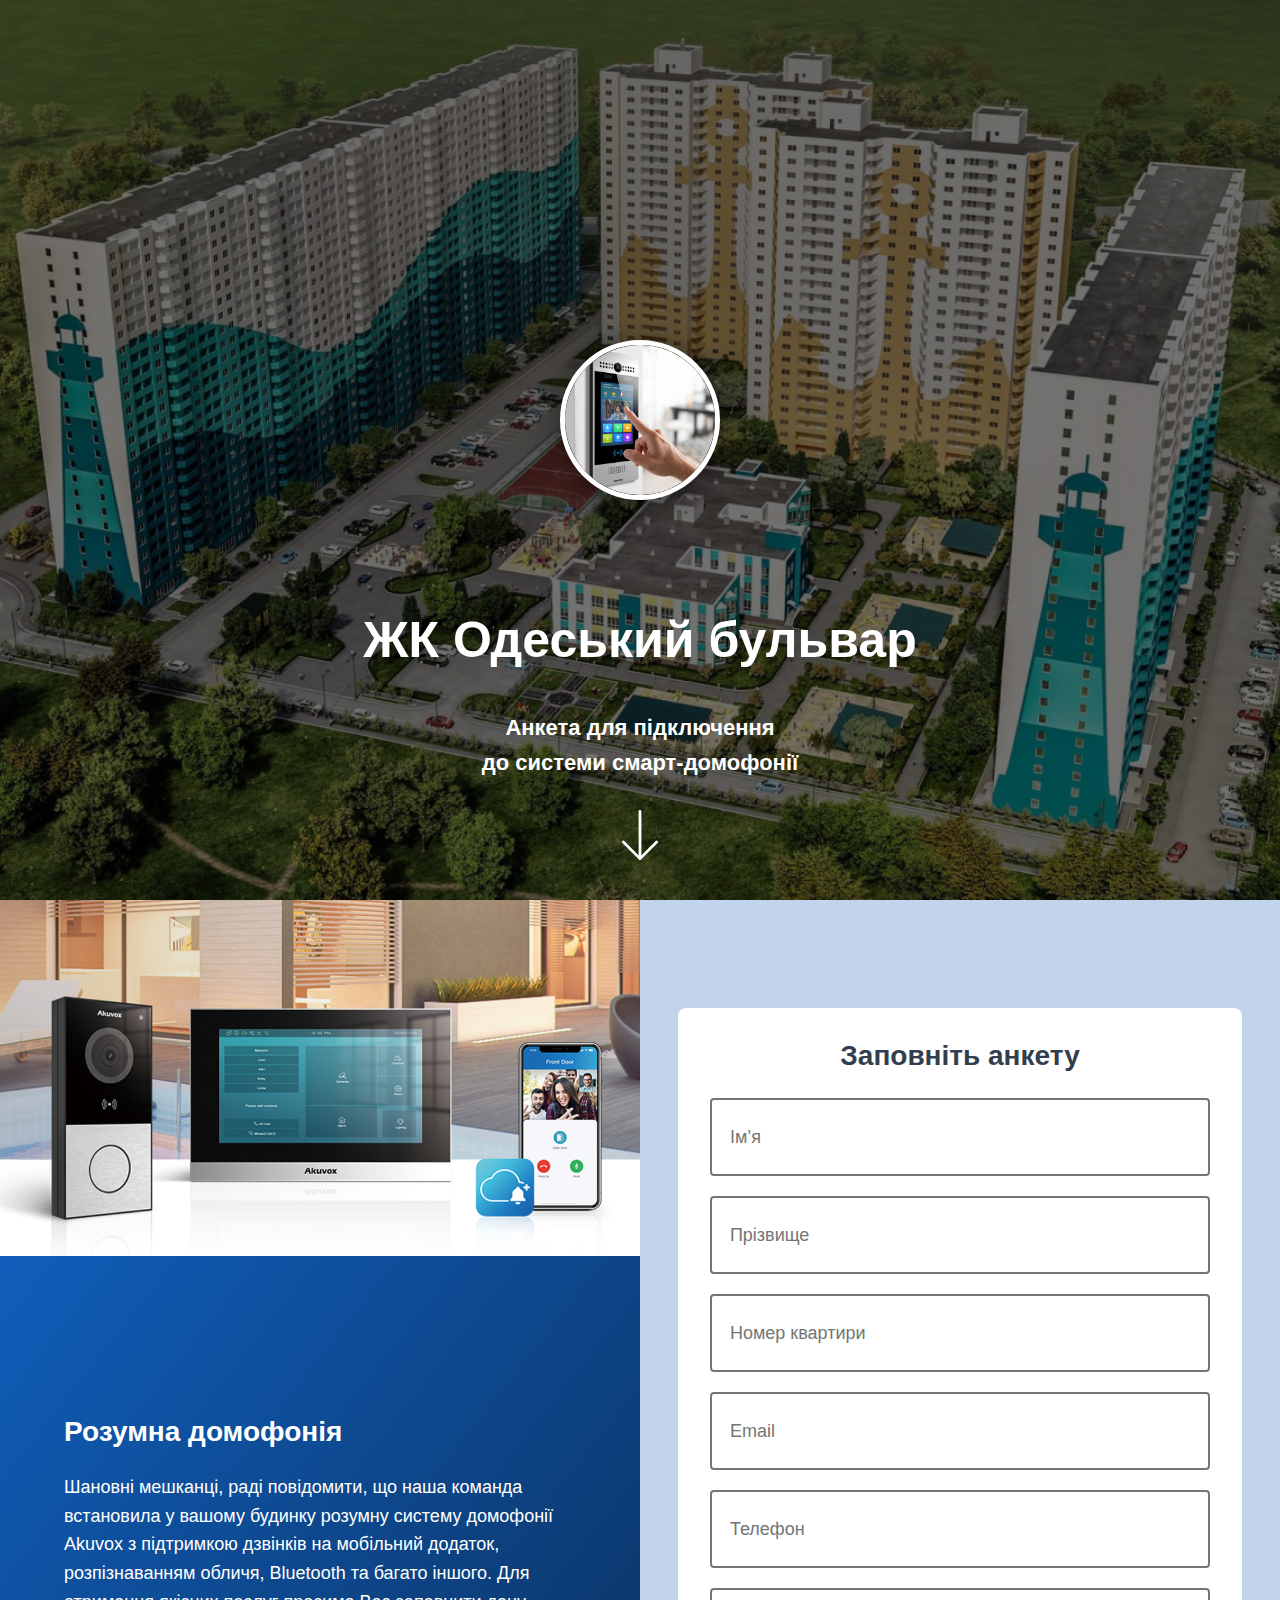
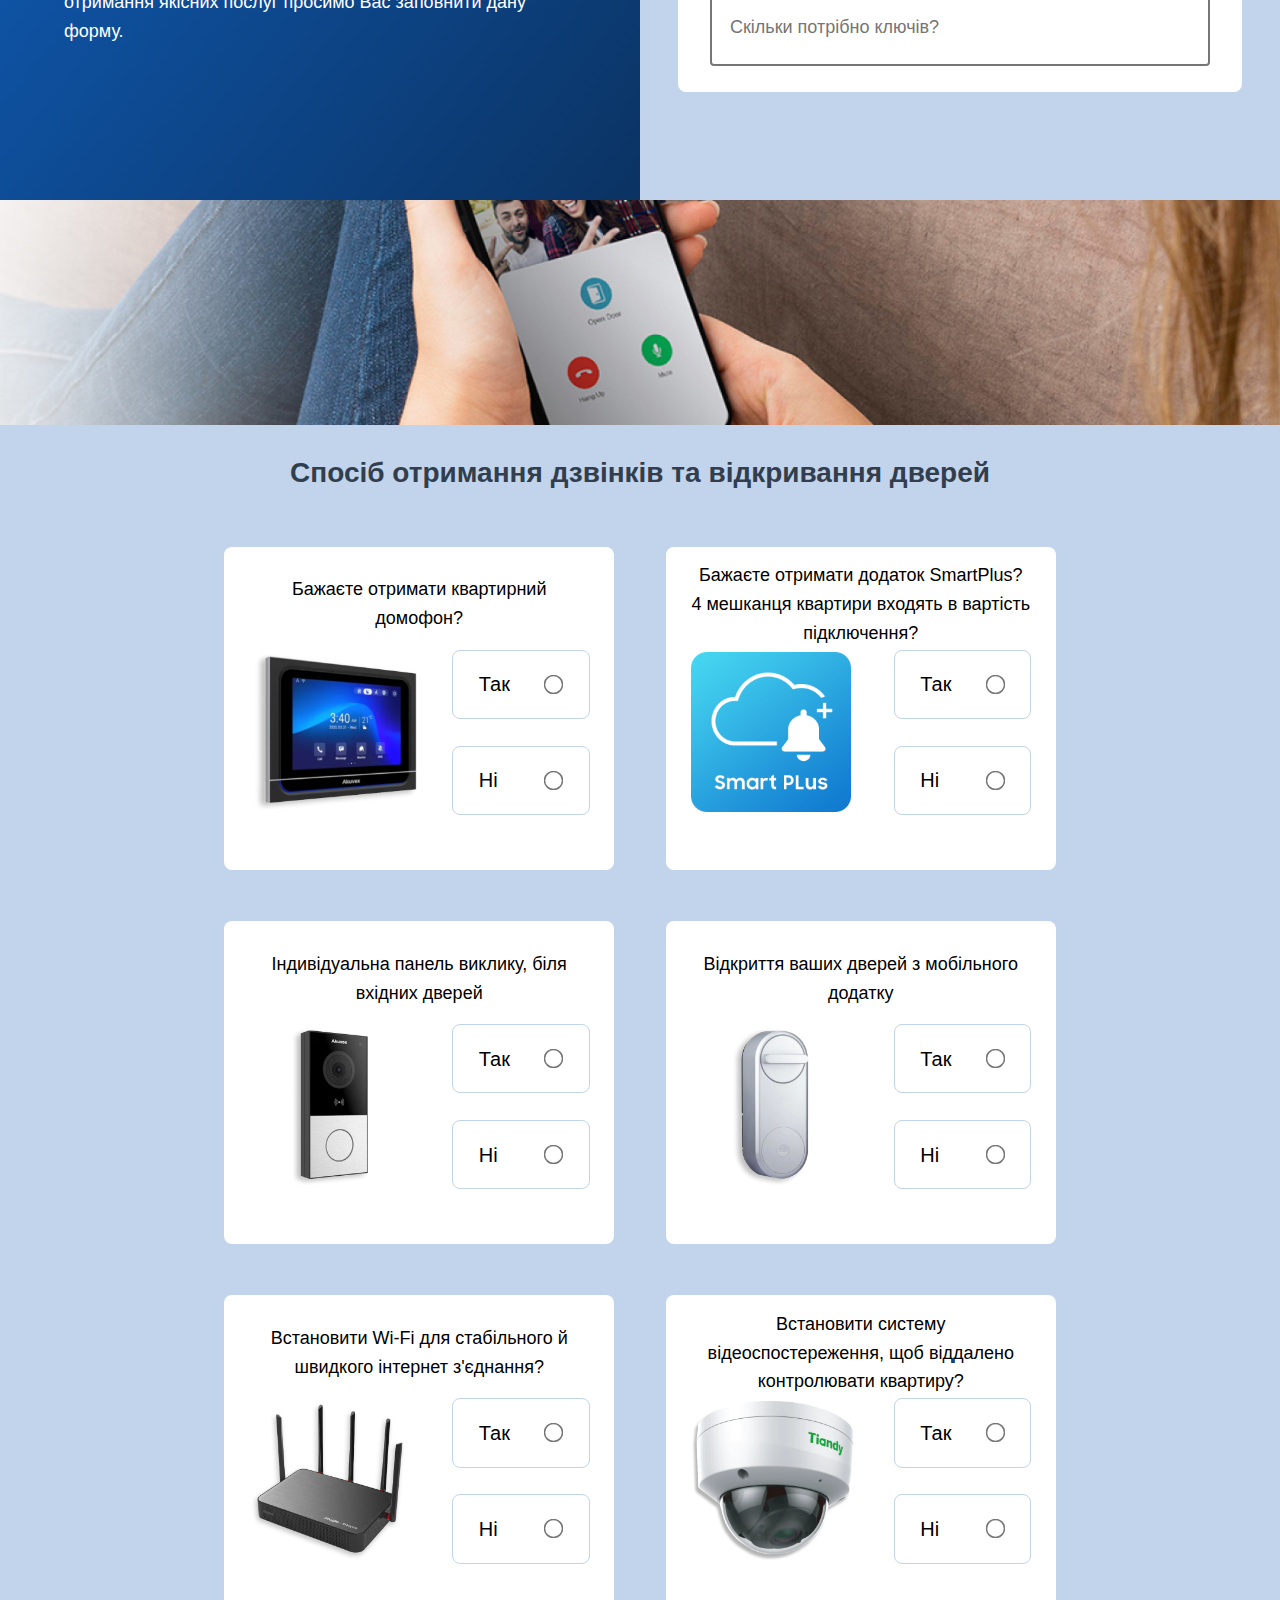
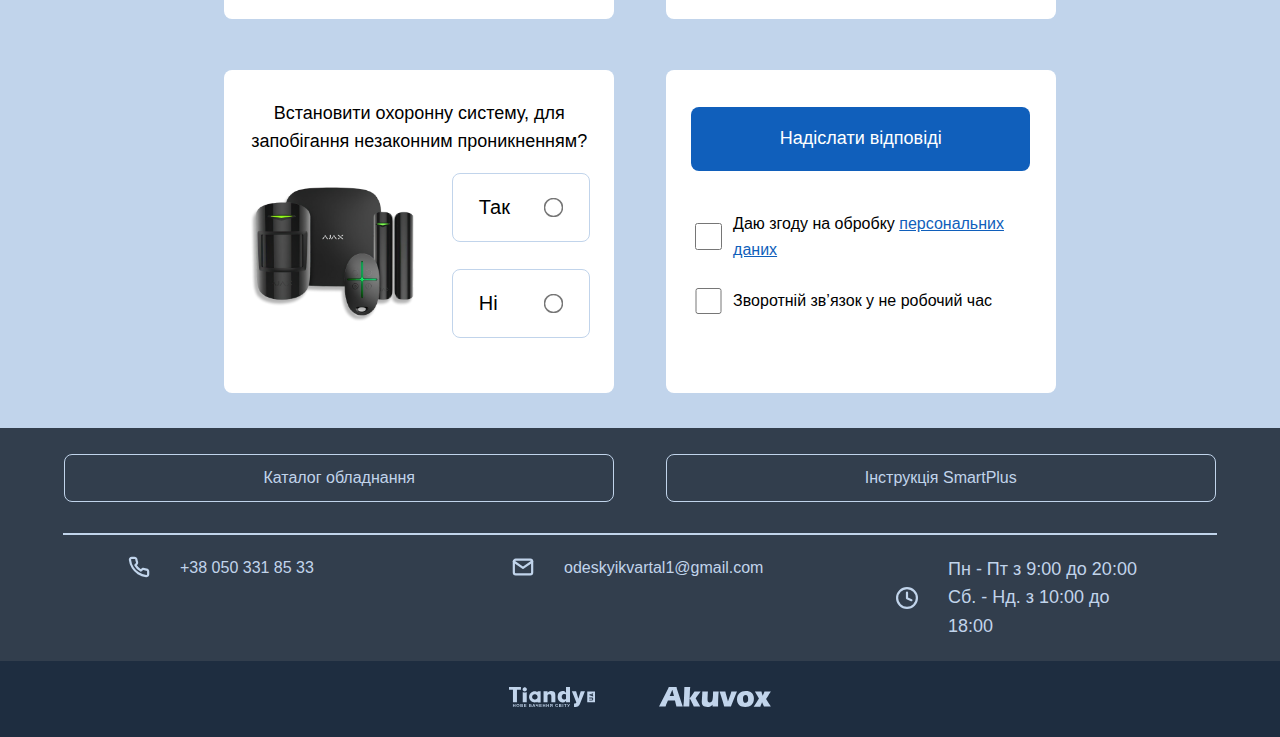
<file: index.html>
<!DOCTYPE html>
<html lang="en">
<head>
    <meta charset="UTF-8">
    <meta http-equiv="X-UA-Compatible" content="IE=edge">
    <meta name="viewport" content="width=device-width, initial-scale=1.0">
    <title>Смарт-домофонія</title>
    <link rel="stylesheet" href="style.css">
    <link rel="icon" type="image/x-icon" href="https://tiandy.com.ua/assets/favicon.ico">
    <script src="\index.js" defer></script>
</head>
<body>
    <div class="container">
        <main>
            <article class="hero">
                <img class="background" src="\assets\BG_1.png" alt="background house">
                <img class="smartIntercom" src="\assets\smart intercom.png" alt="intercom">
                <div class="textHero">
                    <h1>ЖК Одеський бульвар</h1>
                    <h3>Анкета для підключення 
                        <br>до системи смарт-домофонії</h3>
                    <img class="arrow" src="\assets\arrow.svg" alt="arrow">
                    <img class="arrowPC" src="\assets\arrow copy.svg" alt="arrow">
                </div>
            </article>
            <article class="about">
                <img class="aboutImg" src="\assets\IMG.png" alt="arrow">
                    <div class="aboutText">
                        <h2>Розумна домофонія</h2>
                        <p>Шановні мешканці, раді повідомити, що наша команда встановила у вашому будинку розумну систему домофонії Akuvox з підтримкою дзвінків на мобільний додаток, розпізнаванням обличя, Bluetooth та багато іншого. Для отримання якісних послуг просимо Вас заповнити дану форму.</p>
                    </div>
            </article>
                
            <form action="" class="mainForm">
                <article class="aboutPC">
                    <img class="aboutImg" src="\assets\IMG.png" alt="arrow">
                        <div class="aboutText">
                            <h2>Розумна домофонія</h2>
                            <p>Шановні мешканці, раді повідомити, що наша команда встановила у вашому будинку розумну систему домофонії Akuvox з підтримкою дзвінків на мобільний додаток, розпізнаванням обличя, Bluetooth та багато іншого. Для отримання якісних послуг просимо Вас заповнити дану форму.</p>
                        </div>
                </article>

                <div class="formPersonalData">
                    <h2>Заповніть анкету</h2>
                    <input type="text" minlength="3" class="inputForm" id="fName" name="fName" placeholder="Ім’я" required="required" data-error="Поле обов'язкове для заповнення">
                    <input type="text" minlength="3" class="inputForm" id="lName" name="lName" placeholder="Прізвище" required="required" data-error="Поле обов'язкове для заповнення">
                    <input type="text" minlength="1" class="inputForm" id="fNum" name="flatNumber" placeholder="Номер квартири" required="required" data-error="Поле обов'язкове для заповнення">
                    <input type="email" minlength="5" class="inputForm" id="emailForm" name="emailForm" placeholder="Email" required data-error="Поле обов'язкове для заповнення">
                    <input type="tel" minlength="19" maxlength="20" onclick="placeholderNum()" class="inputForm" id="pNum" name="phoneNumber" placeholder="Телефон" required data-error="Поле обов'язкове для заповнення">
                    <input type="text" minlength="1" class="inputForm" id="kNum" name="keyNumber" placeholder="Скільки потрібно ключів?" required="required" data-error="Поле обов'язкове для заповнення">
                </div>
                
                <div class="formDivider">
                    <img class="interviewImg" src="\assets\BG_2.png" alt="">
                    <h2 class="interviewText">Спосіб отримання дзвінків та відкривання дверей</h2>
                </div>

                    <div class="form">
                        <p>Бажаєте отримати квартирний домофон?</p>
                        <img class="formBoxImg" src="\assets\BG_3.png" alt="">
                            <label class="yesForm">Так <input type="radio" class="choiceFormYes" id="yIntercom" name="formIntercomCheck" required="required" value="Так"></label><br>
                            <label class="noForm" >Ні<input type="radio" class="choiceFormNo" id="nIntercom" name="formIntercomCheck" required="required" value="Ні"></label><br>
                            <div class="formBorderYes"></div>
                            <div class="formBorderNo"></div>
                    </div>

                    <div class="form">
                        <p>Бажаєте отримати додаток SmartPlus? <br>4 мешканця квартири входять в вартість підключення? </p>
                        <img class="formBoxImg" src="\assets\ico_app 1.png" alt="">
                            <label class="yesForm" >Так <input type="radio" class="choiceFormYes" id="ySmartPlus" name="formSmartPlusCheck" required="required" value="Так"></label><br>
                            <label class="noForm" >Ні <input type="radio" class="choiceFormNo" id="nSmartPlus" name="formSmartPlusCheck" required="required" value="Ні"></label><br>
                            <div class="formBorderYes"></div>
                            <div class="formBorderNo"></div>
                    </div>

                    <div class="form">
                        <p>Індивідуальна панель виклику, біля вхідних дверей</p>
                        <img class="formBoxImg" src="\assets\01 1.png" alt="">
                        <label class="yesForm" >Так <input type="radio" class="choiceFormYes" id="yIntercom" name="formCallPanelCheck" required="required" value="Так"></label><br>
                        <label class="noForm" >Ні <input type="radio" class="choiceFormNo" id="nIntercom" name="formCallPanelCheck" required="required" value="Ні"></label><br>
                        <div class="formBorderYes"></div>
                        <div class="formBorderNo"></div>
                    </div>

                    <div class="form">
                        <p>Відкриття ваших дверей з мобільного додатку</p>
                        <img class="formBoxImg" src="\assets\ico-2 1.png" alt="">
                        <label class="yesForm" >Так <input type="radio" class="choiceFormYes" id="yIntercom" name="formMobileOpenCheck" required="required" value="Так"></label><br>
                        <label class="noForm" >Ні <input type="radio" class="choiceFormNo" id="nIntercom" name="formMobileOpenCheck" required="required" value="Ні"></label><br>
                        <div class="formBorderYes"></div>
                        <div class="formBorderNo"></div>
                    </div>

                    <div class="form">
                        <p>Встановити Wi-Fi для стабільного й швидкого інтернет з'єднання?</p>
                        <img class="formBoxImg" src="\assets\02 1.png" alt="">
                        <label class="yesForm" >Так <input type="radio" class="choiceFormYes" id="yIntercom" name="formWiFiCheck" required="required" value="Так"></label><br>
                        <label class="noForm" >Ні <input type="radio" class="choiceFormNo" id="nIntercom" name="formWiFiCheck" required="required" value="Ні"></label><br>
                        <div class="formBorderYes"></div>
                        <div class="formBorderNo"></div>
                    </div>

                    <div class="form">
                        <p>Встановити систему відеоспостереження, щоб віддалено контролювати квартиру?</p>
                        <img class="formBoxImg" src="\assets\02 2.png" alt="">
                        <label class="yesForm" >Так <input type="radio" class="choiceFormYes" id="yIntercom" name="formCameraCheck" required="required" value="Так"></label><br>
                        <label class="noForm" >Ні <input type="radio" class="choiceFormNo" id="nIntercom" name="formCameraCheck" required="required" value="Ні"></label><br>
                        <div class="formBorderYes"></div>
                        <div class="formBorderNo"></div>
                    </div>

                    <div class="form">
                        <p>Встановити охоронну систему, для запобігання незаконним проникненням?</p>
                        <img class="formBoxImg" src="\assets\88 1.png" alt="">
                        <label class="yesForm" >Так <input type="radio" class="choiceFormYes" id="yIntercom" name="formSecurityCheck" required="required" value="Так"></label><br>
                        <label class="noForm" >Ні <input type="radio" class="choiceFormNo" id="nIntercom" name="formSecurityCheck" required="required" value="Ні"></label><br>
                        <div class="formBorderYes"></div>
                        <div class="formBorderNo"></div>
                    </div>

                <div class="formSubmit">
                    <input class="submitButton" type="submit" value="Надіслати відповіді" id="submit">
                    <input type="checkbox" class="legalDataForm" id="legalPersonalData" name="legal" required="required" value="Так">
                    <label class="dataLabel" for="legalPersonalData">Даю згоду на обробку <span onclick="window.location.href='https://tiandy.com.ua/ugoda-koristuvacha/'"  class="personalLink">персональних даних</span></label><br>
                    <input type="checkbox" class="legalCallForm" id="legalNightCall" name="nightCall" value="Так">
                    <label class="callLabel" for="legalNightCall">Зворотній зв’язок у не робочий час</label><br>
                </div>
           
            </form>
        </main>

        <footer>
            <div class="contact">

                <form class="footerInfoBtn" action="https://docs.google.com/spreadsheets/d/1zjtMmGDxoYjMSgjy1XsAn-TU7NWdAjy3/edit?usp=sharing&ouid=106066058689473828077&rtpof=true&sd=true" target="_blank">
                    <input type="submit" value="Каталог обладнання" />
                </form>

                <form class="footerInfoBtn" action="https://drive.google.com/file/d/15hkDr1r8PZVpuZs6Q__ZTZONU4DPzkzr/view?usp=sharing" target="_blank">
                    <input type="submit" value="Інструкція SmartPlus" />
                </form>

                <hr />
                <div class="footerInfo">
                    <img class="phoneIcon" src="\assets\Vector(1).svg" alt="">
                    <a href="tel:+380503318533">+38 050 331 85 33</a>
                </div>
                <div class="footerInfo">
                    <img class="emailIcon" src="\assets\Group 1.svg" alt="">
                    <a href = "mailto:odeskyikvartal1@gmail.com">odeskyikvartal1@gmail.com</a>
                </div>
                <div class="footerInfo">
                    <img class="clockIcon" src="\assets\Group 2.svg" alt="">
                    <p>Пн - Пт з 9:00 до 20:00<br>Сб. - Нд. з 10:00 до 18:00</p>
                </div>
            </div>
            <div class="company">
                <a href="https://tiandy.com.ua/" target="_blank"><img class="tiandyLogo" src="\assets\Group.svg" alt=""></a>
                <a href="https://tiandy.com.ua/" target="_blank"><img class="akuvoxLogo" src="\assets\Vector.svg" alt=""></a>
            </div>
        </footer>
    </div>
</body>
</file>
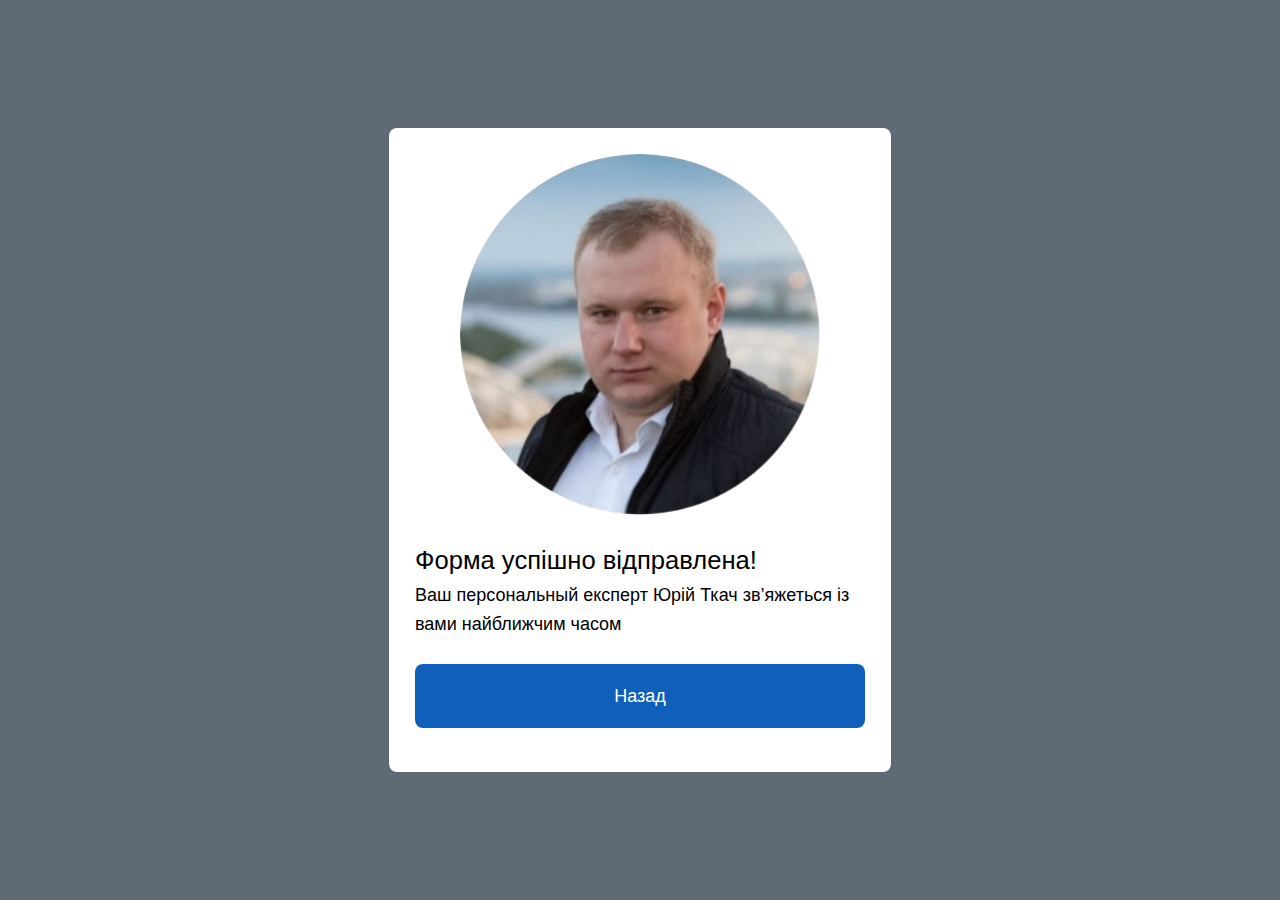
<file: message.html>
<!DOCTYPE html>
<html lang="en">
<head>
    <meta charset="UTF-8">
    <meta http-equiv="X-UA-Compatible" content="IE=edge">
    <meta name="viewport" content="width=device-width, initial-scale=1.0">
    <title>Document</title>
    <link rel="stylesheet" href="message.css">
</head>
<body>
    <div class="messageWrap" id="messageWrap">
        <div class="message">
            <img src="\assets\Yuriy.jpg" alt="">
            <p><span>Форма успішно відправлена!</span><br>Ваш персональный експерт Юрій Ткач зв’яжеться із вами найближчим часом</p>
            <button name="Close" value="Close Div" onclick="closeDiv()">Назад</button>
        </div>
    </div>

    <script>
    function openDiv() {
        document.getElementById("messageWrap").style.display = "flex";
    };

    function closeDiv() {
        document.getElementById("messageWrap").style.display = "none";
    };
    </script>
</body>
</html>
</file>
<file: style.css>
body {
    margin: 0;
    font-family: 'Inter', sans-serif;
    background-color: #C1D4EB;

    font-size: 10px;
    line-height: 1.6;
    color: white;
    width: 100vw;
    overflow-x: hidden;
}

h1 {
    font-size: 3em;
    color: #323E4D;
    margin: 0;
}

h2 {
    font-size: 2.4em;

    margin: 0;
}

h3 {
    font-size: 1.8em;
    color: #323E4D;
    margin: 0;
    overflow-wrap: break-word;
}

p {
    font-size: 1.6em;
    margin: 0;
}       


.container {
    margin: 0px;
    padding: 0px;
    position: relative;
    width: 100vw;
    overflow-x: hidden;
}

main {
    display: flex;
    flex-direction: column;
    position: relative;
    align-items: center;
    width: 100vw;
    margin: 0;
    padding: 0;
}

.hero {
    height: 100vh;
    align-items: center;
    text-align: center;
    padding: 0% 5vw;
    position: relative;
}

.background {
    display: inline-block;
    height: 50vh;
    width: 100vw;
    object-fit: cover;
}

.smartIntercom {
    position: absolute;
    width: 30vw;
    top: 41%;
    transform: translateY(-41%);
    left: 50%;
    transform: translateX(-50%);
    border-radius: 100px;
    object-fit: cover;
    border: 0.5em solid #FFFFFF;
    filter: drop-shadow(0px 3px 16px rgba(0, 0, 0, 0.5));
    z-index: 10;
}

.textHero {
    display: flex;
    height: 50%;
    flex-direction: column;
    align-self: center;
    justify-content: center;
    gap: 3em;
}

.arrow {
    height: 4em;
}

.arrowPC {
    display: none;
}

.about {
    background: linear-gradient(128.31deg, #1169D1 0%, #0B3363 100%);
    position: relative;
}

.aboutPC {
    display: none;
}

.aboutImg {
    display: block;
    height: 25vh;
    width: 100vw;
    object-fit: cover;
}

.aboutText {
    height: 40vh;
    margin: auto 5vw;
    display: flex;
    flex-direction: column;
    justify-content: center;
}

.aboutText p {
    margin-top: 1em;
}

.mainForm {
    position: relative;
    width: 100vw;
    margin: 0%;
    padding: 0%;
}

.formPersonalData {
    position: relative;
    display: flex;
    flex-direction: column;
    gap: 2em;
    background-color: #FFFFFF;
    border-radius: 8px;
    margin: 1.6rem;
    align-items: center;
    padding: 1.6rem;
    width: auto;
    align-self: center;
    justify-self: center;
}

.formPersonalData h2 {
    color: #323E4D;
    margin: 0rem;
}

.inputForm {
    width: 93%;
    background-color: #FFFFFF;
    color: #001B3F;
    height: 4em;
    border-radius: 4px;
    border-style: solid;
    font-size: 1.8em;
    padding-left: 1em
}

.formDivider {
    display: flex;
    flex-direction: column;
    text-align: center;
    color: #323E4D;
}

.interviewImg {
    display: block;
    height: 25vh;
    width: 100vw;
    object-fit: cover;
}

.interviewText {
    margin: 1.6rem 1rem;
}

.form {
    display: grid;
    grid-template-areas: 
            "a a a"
            "b c c"
            "b f f";
    grid-template-columns: 60% 20% 20%;
    grid-template-rows: 4rem 6rem 6rem;
    text-align: center;
    color: #000000;
    align-items: center;
    justify-items: center;
    margin:  0rem 1.6rem 1.6rem 1.6rem;
    padding: 1.6rem;
    background-color: #FFFFFF;
    border-radius: 8px;
}

.form label{
    width: 100%;
    font-size: 2em;
    text-align: left;
    position: relative;
    padding-left: 3.2rem;
}

.form label input {
    position: absolute;
    right: 3.2rem;
    top: 20%;
    scale: 150%;
}

.form p {
    grid-area: a;
}

.formBoxImg {
    grid-area: b;
    display: block;
    height: 10rem;
    justify-self: start;
}

.formBorderYes {
    width: auto;
    display: block;
    height: 70%;
    width: 100%;
    border: 1px solid #C1D4EB;
    border-radius: 8px;
    grid-row-start: b;
    grid-column-start: c;
    grid-row-end: c;
    grid-column-end: d; 
}

.formBorderNo {
    width: auto;
    display: block;
    height: 70%;
    width: 100%;
    border: 1px solid #C1D4EB;
    border-radius: 8px;
    grid-row-start: f;
    grid-column-start: f;
    grid-row-end: f;
    grid-column-end: g; 
}

.choiceFormYes {
    grid-area: d;
    z-index: 20;
}

.yesForm {
    grid-area: c;
    z-index: 20;
}

.noForm {
    grid-area: f;
    z-index: 20;
}

.choiceFormNo {
    grid-area: g;
    z-index: 20;
}

.formSubmit {
    display: grid;
    grid-template-areas: 
            "a a"
            "b c"
            "d f";
    grid-template-columns: 10% 90%;
    grid-template-rows: auto 3rem 3rem;
    margin: 1.6rem;
    margin-top: 0rem;
    align-items: center;
}

.formSubmit label {
    font-size: 1.6em;
    text-align: left;
    color: #000000;
    margin-left: 1em;
}

.submitButton {
    grid-area: a;
    font-size: 1.8em;
    height: 4rem;
    background-color: #105FBB;
    border-radius: 8px;
    color: #FFFFFF;
    border-style: none;
    margin-bottom: 1em;
}

.personalLink {
    cursor: pointer;
    color:  #105FBB;
    text-decoration: underline;
}

.legalDataForm {
    grid-area: b;
    display: inline-block; 
    height: 2em;
    width: 2em;
    border-radius: 8px;
    justify-self: center;
    align-self: center;
}

.dataLabel {
    grid-area: c;
}

.callLabel {
    grid-area: f;
}

.legalCallForm {
    grid-area: d;
    display: inline-block; 
    height: 2em;
    width: 2em;
    border-radius: 8px;
    justify-self: center;
    align-self: center;
}

footer {
    background-color: #323E4D;
    padding: 5vw 0vw;
    margin-top: 1em;
    display: flex;
    flex-direction: column;
    color: #C1D4EB;
    padding-bottom: 0vw;
}

.footerInfoBtn input {
    display: block;
    background-color: #323E4D;
    border: 1px solid #C1D4EB;
    width: 90vw;
    height: 3rem;
    border-radius: 8px;
    text-decoration: none;
    color: #C1D4EB;
    font-size: 1.6em;
    margin: 0rem auto 1.6rem auto;
}

.footerInfoBtn input:hover {
    background-color: #3b495a;
    color: #FFFFFF;
    cursor: pointer;
}

.footerInfo {
    display: flex;
    flex-direction: row;
    padding: 0vw 5vw;
    gap: 3em;
    margin-bottom: 2em;
    align-items: center;
}

.footerInfo:nth-child(3) img{
    align-self: baseline;
}

.footerInfo img {
    width: 2.2em;
    height: 2.2em;
}

.footerInfo a {
    font-size: 1.6em;
    color: #C1D4EB;
    text-decoration: none;
}

.footerInfo a:hover {
    color: #FFFFFF;
}

hr {
    width: 90vw;
    border: 1px solid #C1D4EB;
    margin-bottom: 2em;
}

.company {
    width: auto;
    background-color: #1E2D40;
    padding: 5vw 5vw;
    display: flex;
    flex-direction: row;
    align-items: center;
    justify-content: center;
    gap: 5vw;
}

.company img {
    height: 2em;
    display: inline-block;
    object-fit: contain;
}

@media screen and (max-width: 319px) {
    h1 {
        font-size: 2.5em;
    }
    
    h2 {
        font-size: 2em;
    }
    
    h3 {
        font-size: 1.8em;
    }
    
    p {
        font-size: 1.4em;
    }      

    .inputForm {
        font-size: 1.6em;
    }

    .form {
        display: grid;
        grid-template-areas: 
            "a a"
            "b b"
            "c d"
            "f e";
        grid-template-columns: 50% 50%;
        grid-template-rows: 6rem 10rem  5rem 5rem;
    }

    .form label{
        font-size: 2em;
    }
    
    .form label input {
        position: absolute;
        right: -3.5rem;
    }
    
    .formBoxImg {
        height: 8rem;
        justify-self: center;
    }
    
    .formBorderYes {
        width: auto;
        display: block;
        height: 80%;
        width: 100%;
        border: 1px solid #C1D4EB;
        border-radius: 8px;
        grid-row-start: c;
        grid-column-start: c;
        grid-row-end: c;
        grid-column-end: d; 
    }
    
    .formBorderNo {
        width: auto;
        display: block;
        height: 80%;
        width: 100%;
        border: 1px solid #C1D4EB;
        border-radius: 8px;
        grid-row-start: f;
        grid-column-start: f;
        grid-row-end: f;
        grid-column-end: g; 
    }
    
    .formSubmit {
        gap: 1rem;
    }
    .submitButton {
        width: 95%;
    }
}

@media screen and (min-width: 320px) and (max-width: 480px){
    .form {
        grid-template-rows: 5rem 5rem 5rem;
    }

    .formBoxImg {
        min-height: 6rem;
        max-height: 8rem;
        height: 30vw;
    }

    .form label{
        font-size: 1.8em;
        padding-left: 2rem;
    }

    .form label input {
        scale: 120%;
        right: 2rem;
    }

    .formBorderYes, .formBorderNo {
        height: 60%;
    }
}


@media screen and (min-width: 768px) {

    h1 {
        font-size: 5em;
        color: #323E4D;
        margin: 0;
    }
    
    h2 {
        font-size: 2.8em;
    
        margin: 0;
    }
    
    h3 {
        font-size: 2.2em;
        color: #323E4D;
        margin: 0;
        overflow-wrap: break-word;
    }
    
    p {
        font-size: 1.8em;
        margin: 0;
    }

    main {
        flex-direction: row;
        flex-wrap: wrap;
    }

    .container {
        display: flex;
        flex-direction: row;
        flex-wrap: wrap;
    }

    .hero {
        justify-self: center;
        align-self: center;
        width: 100%;
        height: 100vh;
        display: flex;
        flex-direction: column;
        align-items: center;
        justify-content: flex-end;
        text-align: center;
        padding: 0% 5vw;
        position: relative;
    }
    
    .background {
        position: absolute;
        top: 0%;
        width: 100vw;
        height: 100vh;
        z-index: -1;
        filter: brightness(45%);
    }

    .smartIntercom {
        width: 150px;
        display: block;
        position: relative;
        z-index: 3;
        top: 10%;
        transform: translateY(-0%);
        left: 0%;
        transform: translateX(-0%);
    }
    
    .textHero {
        width: 70vw;
        display: flex;
        flex-direction: column;
        justify-content: flex-end;
        gap: 3em;
        position: relative;
        z-index: 3;
        margin-bottom: 4em;
    }

    .textHero h1, h3{
        color: #FFFFFF;
    }
    
    .arrow {
        display: none;
    }

    .arrowPC {
        display: block;
        height: 5em;
    }

    .about {
        display: none;
    }

    .mainForm {
        position: relative;
        width: 100vw;
        margin: 0%;
        padding: 0%;
        display: flex;
        flex-direction: row;
        flex-wrap: wrap;
        justify-content: center;
    }
    
    .aboutPC {
        display: flex;
        flex-direction: column;
        width: 50vw;
        background: linear-gradient(128.31deg, #1169D1 0%, #0B3363 100%);
        position: relative;
        justify-self: flex-start;
        align-self: flex-start;
        height: 100vh;
    }

    .aboutImg {
        width: 100%;
        height: auto;
    }
    
    .formPersonalData {
        position: relative;
        display: flex;
        flex-direction: column;
        gap: 2em;
        background-color: #FFFFFF;
        border-radius: 8px;
        margin: auto auto;
        align-items: center;
        padding: 1.6rem;
        width: 40vw;
    }
    
    .formDivider {
        width: 100vw;
    }
    
    .form {
        margin: 1.6rem;
        padding: 1.6rem;
        width: 26.5vw;
    }
    
    .formSubmit {
        width: 26.5vw;
        padding: 1.6rem;
        border-radius: 8px;
        background-color: #FFFFFF;
        margin-top: 1.6rem;
        justify-items: center;
        align-items: center;
        grid-template-rows: auto auto auto;
    }
    
    .formSubmit label {
        font-size: 1.6em;
        text-align: left;
        color: #000000;
        margin-left: 1em;
        width: 100%;
    }
    
    .submitButton {
        width: 100%;
    }
    
    .legalDataForm {
        grid-area: b;
        display: inline-block; 
        height: 2em;
        width: 2em;
        border-radius: 8px;
        justify-self: center;
        align-self: center;
    }
    
    .dataLabel {
        grid-area: c;
    }
    
    .callLabel {
        grid-area: f;
    }
    
    .legalCallForm {
        grid-area: d;
        display: inline-block; 
        height: 2em;
        width: 2em;
        border-radius: 8px;
        justify-self: center;
        align-self: center;
    }
    
    footer {
        padding: 1.6rem 0vw;
        margin-top: 1em;
        padding-bottom: 0vw;
    }

    .contact {
        display: flex;
        flex-direction: row;
        flex-wrap: wrap;
        justify-content: center;
        align-items: flex-start;
    }

    .footerInfoBtn input {
        width: calc(45vw - 1.6rem);;
        margin: 0rem 1.6rem 1.6rem 1.6rem;
    }
    
    .footerInfoBtn input:hover {
        background-color: #3b495a;
        color: #FFFFFF;
        cursor: pointer;
    }

    .footerInfo {
        width: 20%;
    }

    .footerInfo:nth-child(3) img{
        align-self: baseline;
    }

    .footerInfo img {
        width: 2.2em;
        height: 2.2em;
    }

    .footerInfo a {
        font-size: 1.6em;
        color: #C1D4EB;
    }

    hr {
        width: 90vw;
        border: 1px solid #C1D4EB;
        margin-bottom: 2em;
    }

    .company {
        padding: 2%;
    }

    .tiandyLogo, .akuvoxLogo {
        height: 1vh;
    }
    
    
}

@media screen and (min-width: 1041px) {

}

@media screen and (min-width: 1200px) {

}

@media screen and (min-width: 1498px) {
    .formSubmit {
        width: calc(26.5vw + 26.5vw + 6.4rem);
        padding: 1.6rem;
        border-radius: 8px;
        background-color: #FFFFFF;
        margin-top: 1.6rem;
        justify-items: center;
        align-items: center;
        grid-template-rows: auto auto auto;
    }

    .company {
        padding: 1.2rem;
    }
}
</file>
<file: message.css>
body {
    margin: 0;
    font-family: 'Inter', sans-serif;
    background-color: #C1D4EB;

    font-size: 10px;
    line-height: 1.6;
    color: white;
    width: 100vw;
    overflow-x: hidden;
}

h1 {
    font-size: 3em;
    color: #323E4D;
    margin: 0;
}

h2 {
    font-size: 2.4em;

    margin: 0;
}

h3 {
    font-size: 1.8em;
    color: #323E4D;
    margin: 0;
    overflow-wrap: break-word;
}

p {
    font-size: 1.6em;
    margin: 0;
}      

#messageWrap {
    position: fixed;
    width: 100vw;
    height: 100vh;
    top: 0%;
    left: 0%;
    display: flex;
    align-items: center;
    justify-content: center;
    background: rgba(0,0,0,0.5);
    z-index: 20;
}

.message {
    display: flex;
    flex-direction: column;
    align-items: center;
    position: absolute;
    gap: 1.6rem;
    width: 80vw;
    max-width: 350px;
    height: auto;
    border-radius: 8px;
    color: #000000;
    margin: 1.6rem;
    padding: 1.6rem;
    background-color: #FFFFFF;
}

.message img {
    border-radius: 100%;
    width: 80%;
    object-fit: cover;
}

.message button {
    font-size: 1.8em;
    height: 4rem;
    background-color: #105FBB;
    border-radius: 8px;
    color: #FFFFFF;
    border-style: none;
    margin-bottom: 1em;
    width: 100%;
}

.message span{
    font-size: 1.6rem;
}

@media screen and (min-width: 768px) {

    h1 {
        font-size: 5em;
        color: #323E4D;
        margin: 0;
    }
    
    h2 {
        font-size: 2.8em;
    
        margin: 0;
    }
    
    h3 {
        font-size: 2.2em;
        color: #323E4D;
        margin: 0;
        overflow-wrap: break-word;
    }
    
    p {
        font-size: 1.8em;
        margin: 0;
    }

    .message {
        width: 40vw;
        max-width: 450px;
    }
}
</file>
